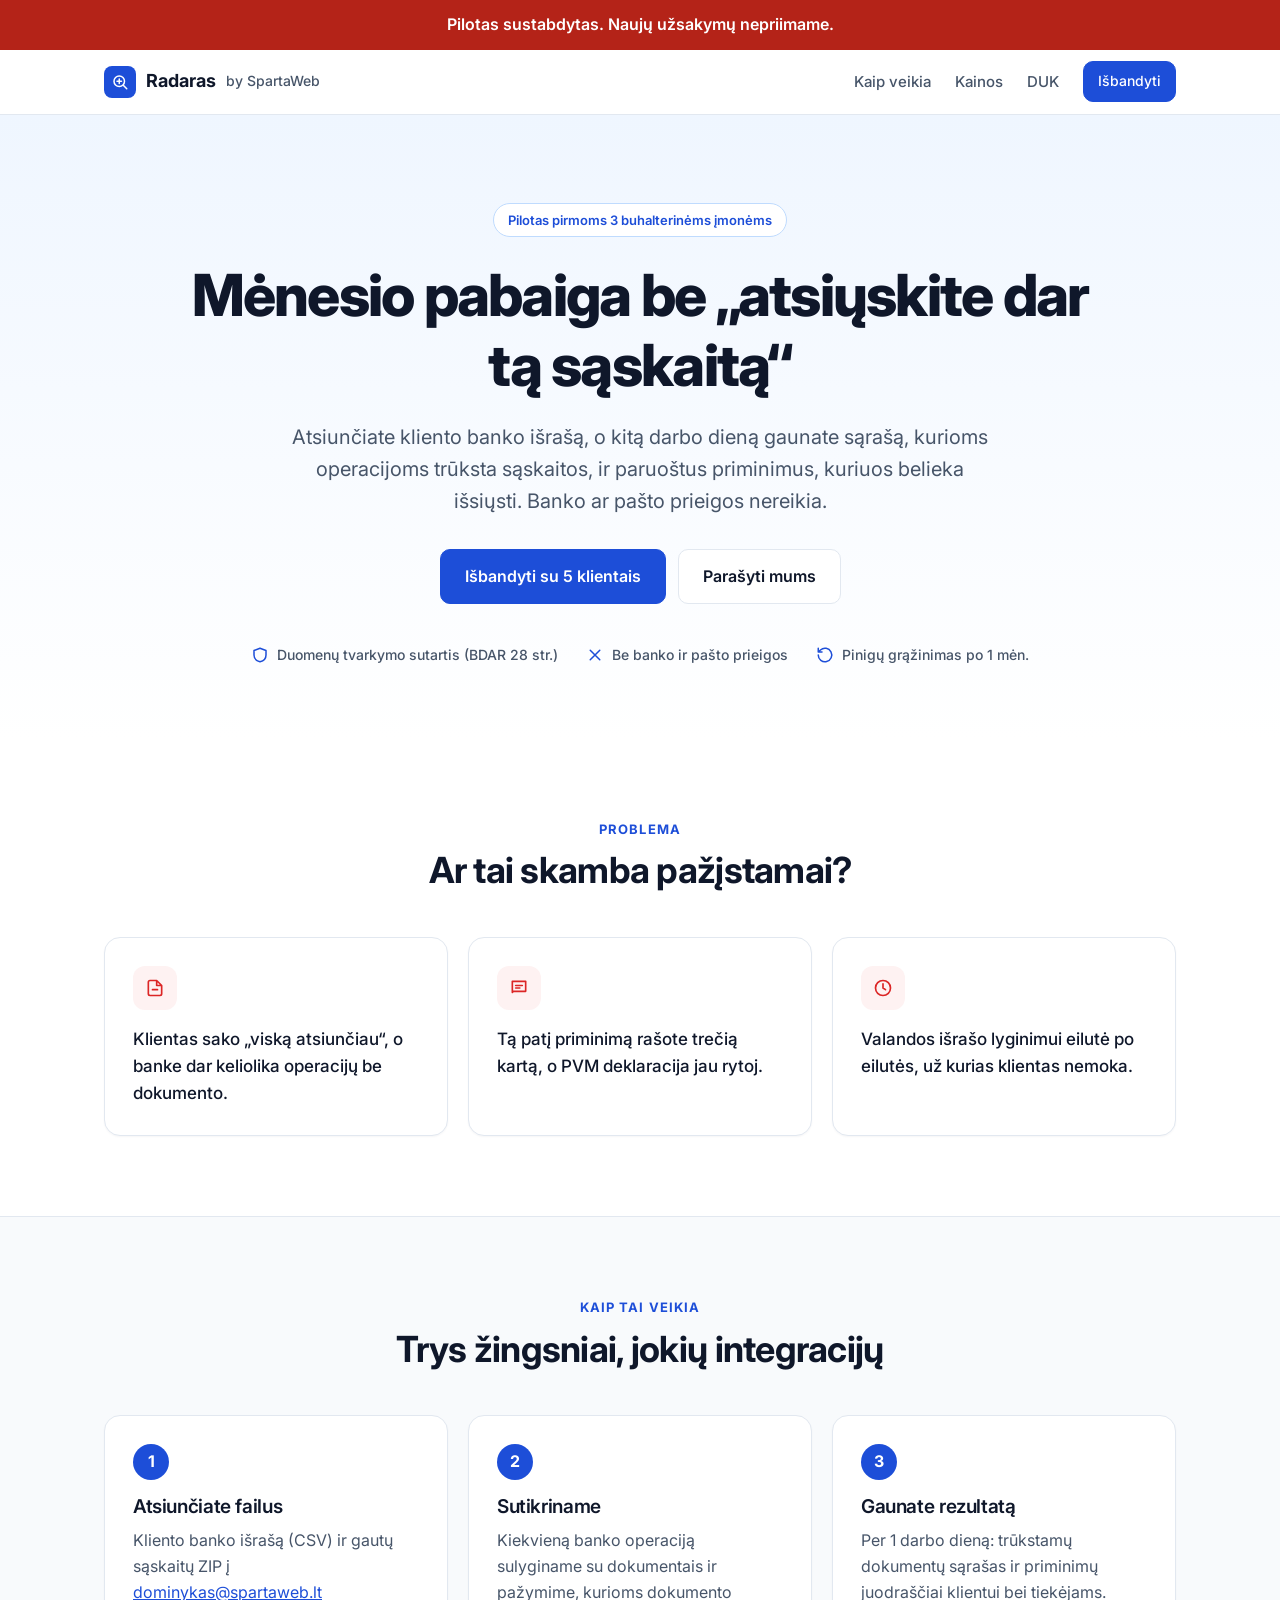
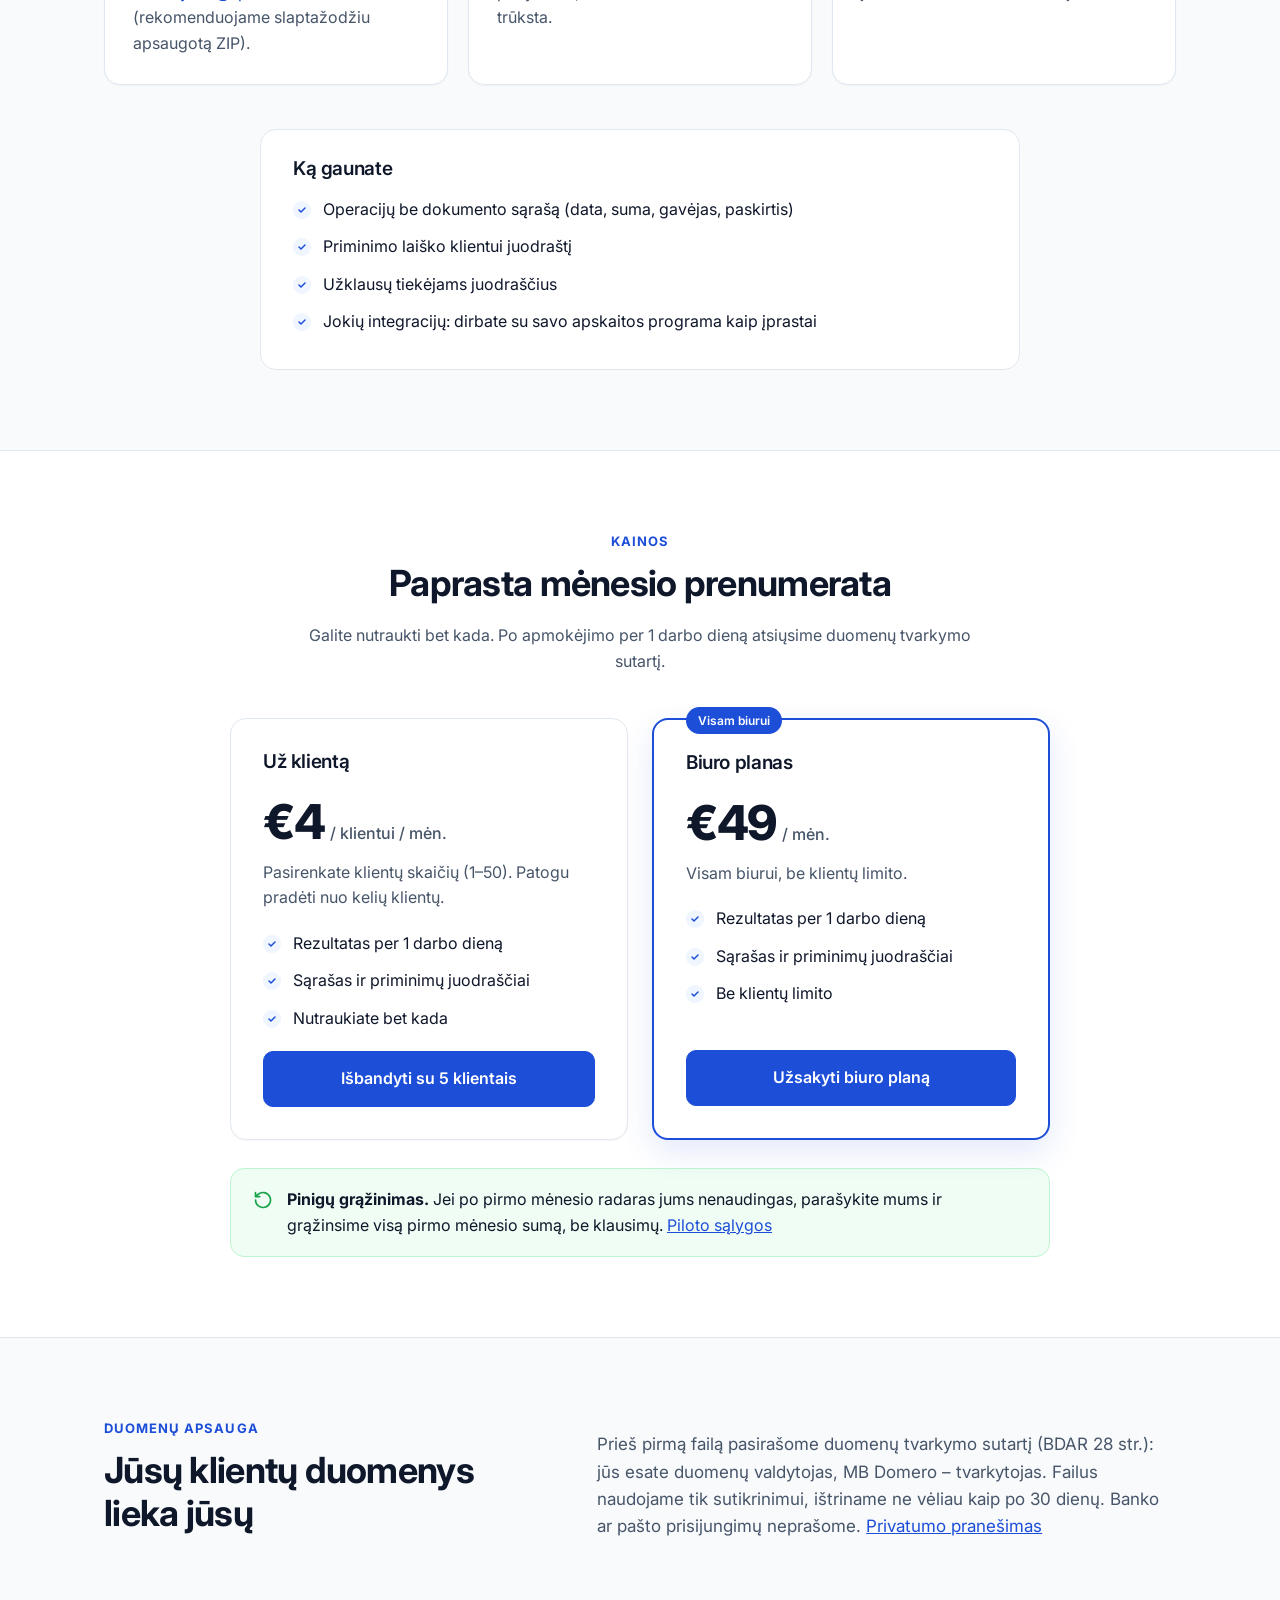
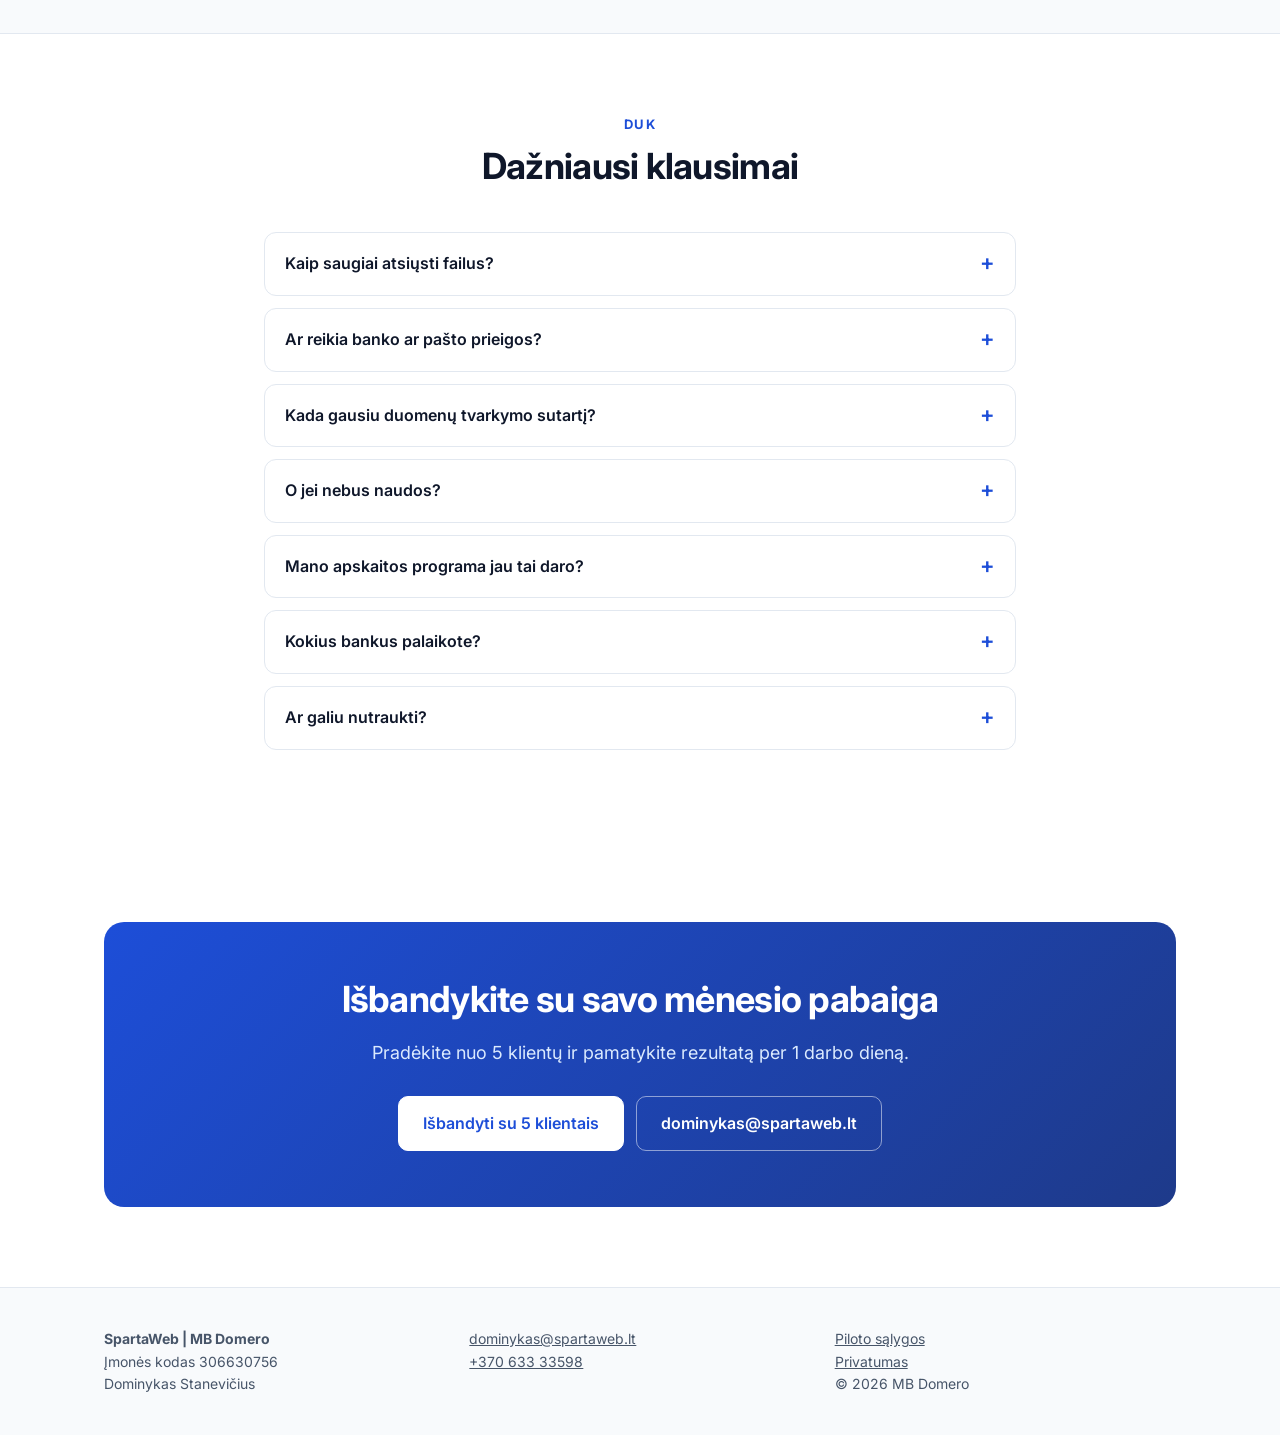
<file: index.html>
<!doctype html><html lang="lt"><head><meta charset="utf-8"><meta name="viewport" content="width=device-width,initial-scale=1">
<title>Trūkstamų dokumentų radaras buhalterinėms įmonėms | SpartaWeb</title>
<meta name="description" content="Atsiunčiate kliento banko išrašą, o kitą darbo dieną gaunate sąrašą operacijų be sąskaitos ir paruoštus priminimus.">
<link rel="preconnect" href="https://fonts.googleapis.com"><link rel="preconnect" href="https://fonts.gstatic.com" crossorigin>
<link href="https://fonts.googleapis.com/css2?family=Inter:wght@400;500;600;700;800&display=swap" rel="stylesheet">
<link rel="stylesheet" href="style.css?v=2"></head><body><div style="background:#b42318;color:#fff;text-align:center;padding:12px 16px;font-weight:600">Pilotas sustabdytas. Naujų užsakymų nepriimame.</div>
<nav class="nav"><div class="w nav-in"><a class="logo" href="index.html"><span class="mark"><svg viewBox="0 0 24 24" width="18" height="18" fill="none" stroke="currentColor" stroke-width="2.2" stroke-linecap="round"><circle cx="11" cy="11" r="7"/><path d="M21 21l-4.3-4.3M8 11h6M11 8v6"/></svg></span>Radaras <span class="by">by SpartaWeb</span></a>
<div class="nav-links"><a href="#kaip">Kaip veikia</a><a href="#kainos">Kainos</a><a href="#duk">DUK</a><a class="btn sm" href="#kainos">Išbandyti</a></div></div></nav>

<header class="hero"><div class="w">
<span class="pill">Pilotas pirmoms 3 buhalterinėms įmonėms</span>
<h1>Mėnesio pabaiga be „atsiųskite dar tą sąskaitą“</h1>
<p class="lead">Atsiunčiate kliento banko išrašą, o kitą darbo dieną gaunate sąrašą, kurioms operacijoms trūksta sąskaitos, ir paruoštus priminimus, kuriuos belieka išsiųsti. Banko ar pašto prieigos nereikia.</p>
<div class="cta"><a class="btn lg" href="#kainos">Išbandyti su 5 klientais</a><a class="btn ghost lg" href="mailto:dominykas@spartaweb.lt">Parašyti mums</a></div>
<ul class="trust">
<li><svg viewBox="0 0 24 24"><path d="M12 3l8 3v6c0 5-3.5 8-8 9-4.5-1-8-4-8-9V6z"/></svg>Duomenų tvarkymo sutartis (BDAR 28 str.)</li>
<li><svg viewBox="0 0 24 24"><path d="M3 12h18M12 3v18" transform="rotate(45 12 12)"/></svg>Be banko ir pašto prieigos</li>
<li><svg viewBox="0 0 24 24"><path d="M3 12a9 9 0 1 0 3-6.7L3 8M3 3v5h5"/></svg>Pinigų grąžinimas po 1 mėn.</li>
</ul></div></header>

<main>
<section class="w sec"><div class="sec-h"><span class="eyebrow">Problema</span><h2>Ar tai skamba pažįstamai?</h2></div>
<div class="grid3">
<div class="card prob"><span class="ic"><svg viewBox="0 0 24 24"><path d="M14 3H6a2 2 0 0 0-2 2v14a2 2 0 0 0 2 2h12a2 2 0 0 0 2-2V9zM14 3v6h6M9 14l6 0"/></svg></span><p>Klientas sako „viską atsiunčiau“, o banke dar keliolika operacijų be dokumento.</p></div>
<div class="card prob"><span class="ic"><svg viewBox="0 0 24 24"><path d="M4 4h16v12H5.2L4 17.2zM8 9h8M8 12h5"/></svg></span><p>Tą patį priminimą rašote trečią kartą, o PVM deklaracija jau rytoj.</p></div>
<div class="card prob"><span class="ic"><svg viewBox="0 0 24 24"><circle cx="12" cy="12" r="9"/><path d="M12 7v5l3 2"/></svg></span><p>Valandos išrašo lyginimui eilutė po eilutės, už kurias klientas nemoka.</p></div>
</div></section>

<section id="kaip" class="band"><div class="w sec"><div class="sec-h"><span class="eyebrow">Kaip tai veikia</span><h2>Trys žingsniai, jokių integracijų</h2></div>
<div class="grid3 steps">
<div class="card"><span class="num">1</span><h3>Atsiunčiate failus</h3><p>Kliento banko išrašą (CSV) ir gautų sąskaitų ZIP į <a href="mailto:dominykas@spartaweb.lt">dominykas@spartaweb.lt</a> (rekomenduojame slaptažodžiu apsaugotą ZIP).</p></div>
<div class="card"><span class="num">2</span><h3>Sutikriname</h3><p>Kiekvieną banko operaciją sulyginame su dokumentais ir pažymime, kurioms dokumento trūksta.</p></div>
<div class="card"><span class="num">3</span><h3>Gaunate rezultatą</h3><p>Per 1 darbo dieną: trūkstamų dokumentų sąrašas ir priminimų juodraščiai klientui bei tiekėjams.</p></div>
</div>
<div class="gets"><h3>Ką gaunate</h3><ul class="checks">
<li>Operacijų be dokumento sąrašą (data, suma, gavėjas, paskirtis)</li>
<li>Priminimo laiško klientui juodraštį</li>
<li>Užklausų tiekėjams juodraščius</li>
<li>Jokių integracijų: dirbate su savo apskaitos programa kaip įprastai</li></ul></div>
</div></section>

<section id="kainos" class="w sec"><div class="sec-h"><span class="eyebrow">Kainos</span><h2>Paprasta mėnesio prenumerata</h2><p class="muted">Galite nutraukti bet kada. Po apmokėjimo per 1 darbo dieną atsiųsime duomenų tvarkymo sutartį.</p></div>
<div class="prices">
<div class="card price-card"><h3>Už klientą</h3><div class="price">€4<span>/ klientui / mėn.</span></div><p class="muted">Pasirenkate klientų skaičių (1–50). Patogu pradėti nuo kelių klientų.</p>
<ul class="checks"><li>Rezultatas per 1 darbo dieną</li><li>Sąrašas ir priminimų juodraščiai</li><li>Nutraukiate bet kada</li></ul>
<a class="btn lg block" href="#">Išbandyti su 5 klientais</a></div>
<div class="card price-card hl"><span class="tag">Visam biurui</span><h3>Biuro planas</h3><div class="price">€49<span>/ mėn.</span></div><p class="muted">Visam biurui, be klientų limito.</p>
<ul class="checks"><li>Rezultatas per 1 darbo dieną</li><li>Sąrašas ir priminimų juodraščiai</li><li>Be klientų limito</li></ul>
<a class="btn lg block" href="#">Užsakyti biuro planą</a></div>
</div>
<div class="refund"><svg viewBox="0 0 24 24"><path d="M3 12a9 9 0 1 0 3-6.7L3 8M3 3v5h5"/></svg><p><b>Pinigų grąžinimas.</b> Jei po pirmo mėnesio radaras jums nenaudingas, parašykite mums ir grąžinsime visą pirmo mėnesio sumą, be klausimų. <a href="salygos.html">Piloto sąlygos</a></p></div>
</section>

<section class="band"><div class="w sec two">
<div><span class="eyebrow">Duomenų apsauga</span><h2>Jūsų klientų duomenys lieka jūsų</h2></div>
<p>Prieš pirmą failą pasirašome duomenų tvarkymo sutartį (BDAR 28 str.): jūs esate duomenų valdytojas, MB Domero – tvarkytojas. Failus naudojame tik sutikrinimui, ištriname ne vėliau kaip po 30 dienų. Banko ar pašto prisijungimų neprašome. <a href="privatumas.html">Privatumo pranešimas</a></p>
</div></section>

<section id="duk" class="w sec narrow"><div class="sec-h"><span class="eyebrow">DUK</span><h2>Dažniausi klausimai</h2></div>
<details><summary>Kaip saugiai atsiųsti failus?</summary><p>Banko išrašą (CSV) ir sąskaitų ZIP atsiunčiate į dominykas@spartaweb.lt. Rekomenduojame ZIP apsaugoti slaptažodžiu. Failus naudojame tik sutikrinimui ir ištriname ne vėliau kaip po 30 dienų.</p></details>
<details><summary>Ar reikia banko ar pašto prieigos?</summary><p>Ne. Užtenka išrašo CSV, kurį eksportuojate iš banko ar apskaitos programos. Banko ar pašto prisijungimų neprašome.</p></details>
<details><summary>Kada gausiu duomenų tvarkymo sutartį?</summary><p>Per 1 darbo dieną po apmokėjimo. Ją pasirašome prieš pirmą failą.</p></details>
<details><summary>O jei nebus naudos?</summary><p>Per 14 dienų nuo pirmo mėnesio pabaigos parašykite dominykas@spartaweb.lt – grąžinsime visą pirmo mėnesio sumą per 5 darbo dienas, priežasties nereikalaujame.</p></details>
<details><summary>Mano apskaitos programa jau tai daro?</summary><p>Daugelis programų importuoja banko išrašus ir sudengia skolas, bet nerodo, kuriai išmokai trūksta dokumento, ir neparuošia priminimų. Pilote tai patikrinsite patys – jei nebus naudos, grąžinsime pinigus.</p></details>
<details><summary>Kokius bankus palaikote?</summary><p>Swedbank, SEB, Luminor, Šiaulių banką, Revolut ir kitus, jei išrašas yra CSV formatu.</p></details>
<details><summary>Ar galiu nutraukti?</summary><p>Taip, bet kada. Prenumerata baigsis apmokėto mėnesio pabaigoje.</p></details>
</section>

<section class="w sec"><div class="final"><h2>Išbandykite su savo mėnesio pabaiga</h2><p>Pradėkite nuo 5 klientų ir pamatykite rezultatą per 1 darbo dieną.</p><div class="cta"><a class="btn lg light" href="#">Išbandyti su 5 klientais</a><a class="btn lg outline" href="mailto:dominykas@spartaweb.lt">dominykas@spartaweb.lt</a></div></div></section>
</main>
<footer class="foot"><div class="w foot-in">
<div><b>SpartaWeb | MB Domero</b><br>Įmonės kodas 306630756<br>Dominykas Stanevičius</div>
<div><a href="mailto:dominykas@spartaweb.lt">dominykas@spartaweb.lt</a><br><a href="tel:+37063333598">+370 633 33598</a></div>
<div><a href="salygos.html">Piloto sąlygos</a><br><a href="privatumas.html">Privatumas</a><br>© 2026 MB Domero</div>
</div></footer></body></html>
</file>
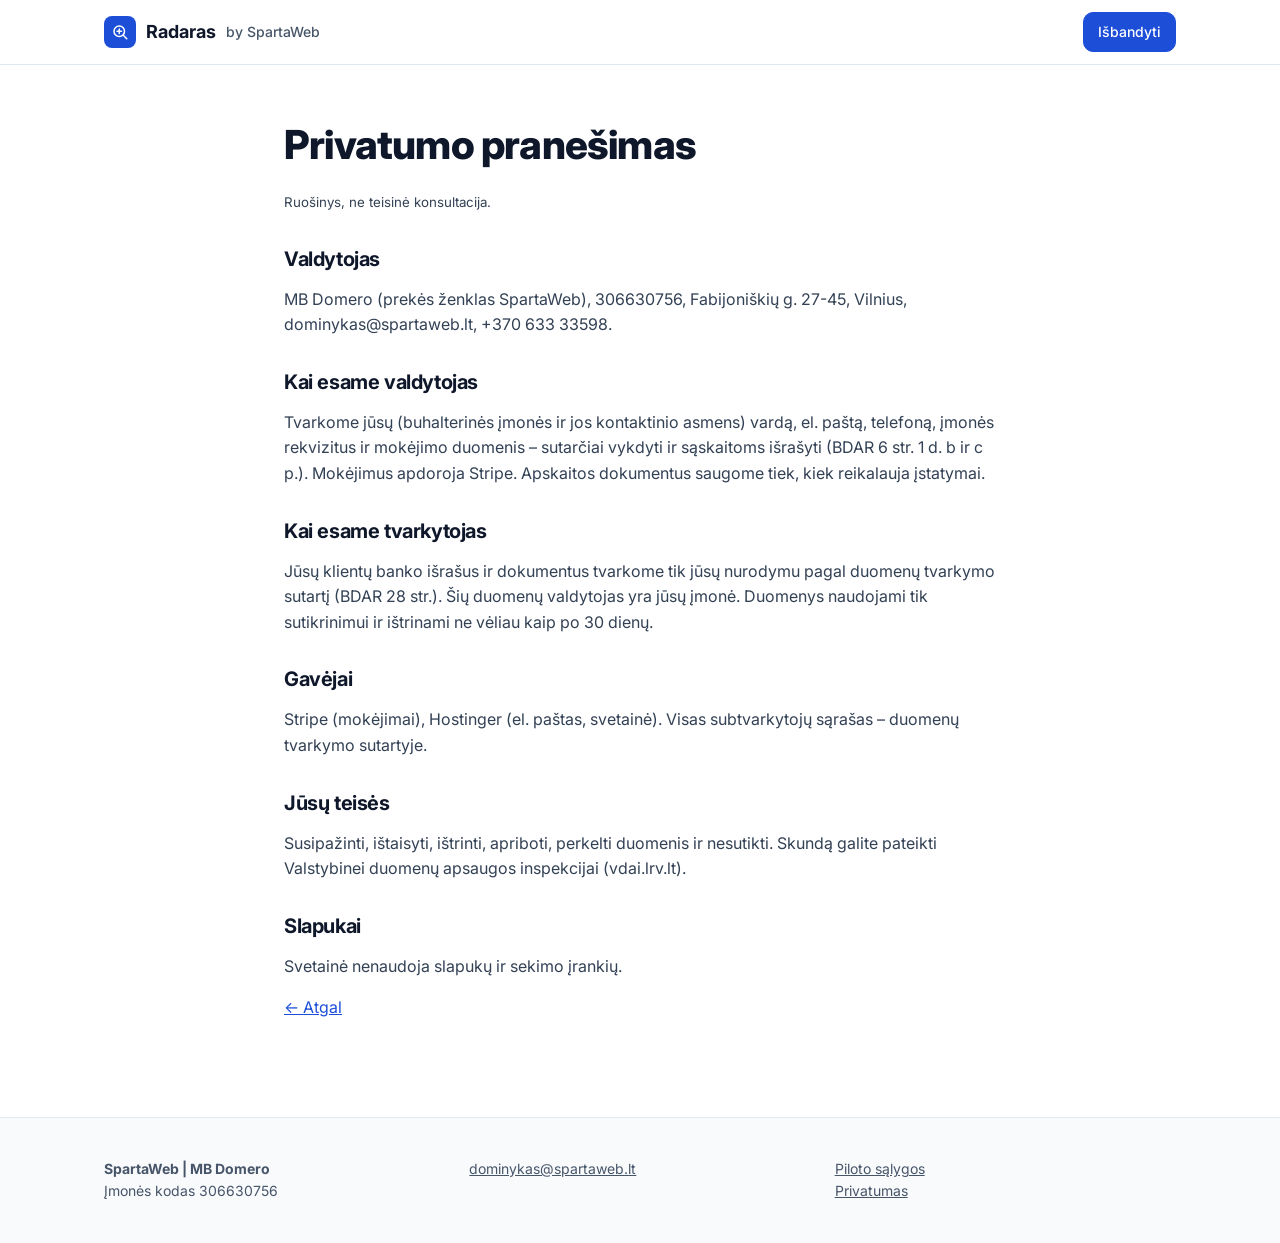
<file: privatumas.html>
<!doctype html><html lang="lt"><head><meta charset="utf-8"><meta name="viewport" content="width=device-width,initial-scale=1"><title>Privatumo pranešimas | SpartaWeb</title><link rel="preconnect" href="https://fonts.googleapis.com"><link href="https://fonts.googleapis.com/css2?family=Inter:wght@400;500;600;700;800&display=swap" rel="stylesheet"><link rel="stylesheet" href="style.css?v=2"></head><body>
<nav class="nav"><div class="w nav-in"><a class="logo" href="index.html"><span class="mark"><svg viewBox="0 0 24 24" fill="none" stroke="currentColor" stroke-width="2.2" stroke-linecap="round"><circle cx="11" cy="11" r="7"/><path d="M21 21l-4.3-4.3M8 11h6M11 8v6"/></svg></span>Radaras <span class="by">by SpartaWeb</span></a><div class="nav-links"><a class="btn sm" href="index.html#kainos">Išbandyti</a></div></div></nav>
<main class="w doc">
<h1>Privatumo pranešimas</h1><p><small>Ruošinys, ne teisinė konsultacija.</small></p>
<h2>Valdytojas</h2><p>MB Domero (prekės ženklas SpartaWeb), 306630756, Fabijoniškių g. 27-45, Vilnius, dominykas@spartaweb.lt, +370 633 33598.</p>
<h2>Kai esame valdytojas</h2><p>Tvarkome jūsų (buhalterinės įmonės ir jos kontaktinio asmens) vardą, el. paštą, telefoną, įmonės rekvizitus ir mokėjimo duomenis – sutarčiai vykdyti ir sąskaitoms išrašyti (BDAR 6 str. 1 d. b ir c p.). Mokėjimus apdoroja Stripe. Apskaitos dokumentus saugome tiek, kiek reikalauja įstatymai.</p>
<h2>Kai esame tvarkytojas</h2><p>Jūsų klientų banko išrašus ir dokumentus tvarkome tik jūsų nurodymu pagal duomenų tvarkymo sutartį (BDAR 28 str.). Šių duomenų valdytojas yra jūsų įmonė. Duomenys naudojami tik sutikrinimui ir ištrinami ne vėliau kaip po 30 dienų.</p>
<h2>Gavėjai</h2><p>Stripe (mokėjimai), Hostinger (el. paštas, svetainė). Visas subtvarkytojų sąrašas – duomenų tvarkymo sutartyje.</p>
<h2>Jūsų teisės</h2><p>Susipažinti, ištaisyti, ištrinti, apriboti, perkelti duomenis ir nesutikti. Skundą galite pateikti Valstybinei duomenų apsaugos inspekcijai (vdai.lrv.lt).</p>
<h2>Slapukai</h2><p>Svetainė nenaudoja slapukų ir sekimo įrankių.</p>
<p><a href="index.html">← Atgal</a></p></main><footer class="foot"><div class="w foot-in"><div><b>SpartaWeb | MB Domero</b><br>Įmonės kodas 306630756</div><div><a href="mailto:dominykas@spartaweb.lt">dominykas@spartaweb.lt</a></div><div><a href="salygos.html">Piloto sąlygos</a><br><a href="privatumas.html">Privatumas</a></div></div></footer></body></html>
</file>
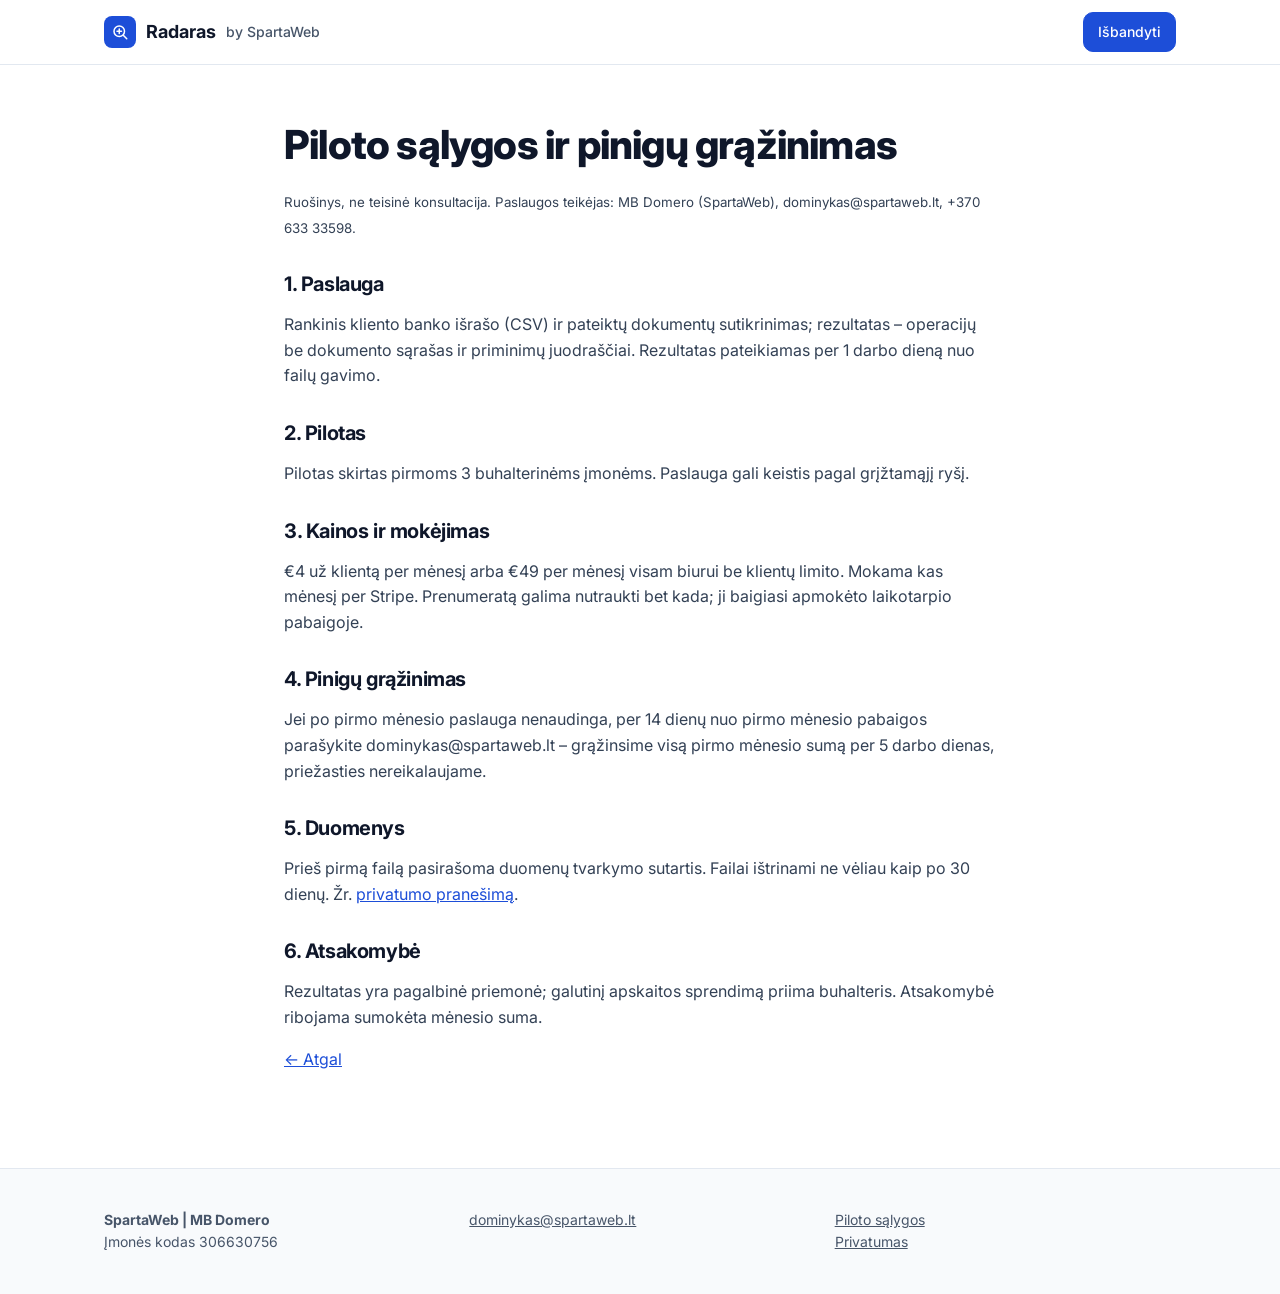
<file: salygos.html>
<!doctype html><html lang="lt"><head><meta charset="utf-8"><meta name="viewport" content="width=device-width,initial-scale=1"><title>Piloto sąlygos | SpartaWeb</title><link rel="preconnect" href="https://fonts.googleapis.com"><link href="https://fonts.googleapis.com/css2?family=Inter:wght@400;500;600;700;800&display=swap" rel="stylesheet"><link rel="stylesheet" href="style.css?v=2"></head><body>
<nav class="nav"><div class="w nav-in"><a class="logo" href="index.html"><span class="mark"><svg viewBox="0 0 24 24" fill="none" stroke="currentColor" stroke-width="2.2" stroke-linecap="round"><circle cx="11" cy="11" r="7"/><path d="M21 21l-4.3-4.3M8 11h6M11 8v6"/></svg></span>Radaras <span class="by">by SpartaWeb</span></a><div class="nav-links"><a class="btn sm" href="index.html#kainos">Išbandyti</a></div></div></nav>
<main class="w doc">
<h1>Piloto sąlygos ir pinigų grąžinimas</h1><p><small>Ruošinys, ne teisinė konsultacija. Paslaugos teikėjas: MB Domero (SpartaWeb), dominykas@spartaweb.lt, +370 633 33598.</small></p>
<h2>1. Paslauga</h2><p>Rankinis kliento banko išrašo (CSV) ir pateiktų dokumentų sutikrinimas; rezultatas – operacijų be dokumento sąrašas ir priminimų juodraščiai. Rezultatas pateikiamas per 1 darbo dieną nuo failų gavimo.</p>
<h2>2. Pilotas</h2><p>Pilotas skirtas pirmoms 3 buhalterinėms įmonėms. Paslauga gali keistis pagal grįžtamąjį ryšį.</p>
<h2>3. Kainos ir mokėjimas</h2><p>€4 už klientą per mėnesį arba €49 per mėnesį visam biurui be klientų limito. Mokama kas mėnesį per Stripe. Prenumeratą galima nutraukti bet kada; ji baigiasi apmokėto laikotarpio pabaigoje.</p>
<h2>4. Pinigų grąžinimas</h2><p>Jei po pirmo mėnesio paslauga nenaudinga, per 14 dienų nuo pirmo mėnesio pabaigos parašykite dominykas@spartaweb.lt – grąžinsime visą pirmo mėnesio sumą per 5 darbo dienas, priežasties nereikalaujame.</p>
<h2>5. Duomenys</h2><p>Prieš pirmą failą pasirašoma duomenų tvarkymo sutartis. Failai ištrinami ne vėliau kaip po 30 dienų. Žr. <a href="privatumas.html">privatumo pranešimą</a>.</p>
<h2>6. Atsakomybė</h2><p>Rezultatas yra pagalbinė priemonė; galutinį apskaitos sprendimą priima buhalteris. Atsakomybė ribojama sumokėta mėnesio suma.</p>
<p><a href="index.html">← Atgal</a></p></main><footer class="foot"><div class="w foot-in"><div><b>SpartaWeb | MB Domero</b><br>Įmonės kodas 306630756</div><div><a href="mailto:dominykas@spartaweb.lt">dominykas@spartaweb.lt</a></div><div><a href="salygos.html">Piloto sąlygos</a><br><a href="privatumas.html">Privatumas</a></div></div></footer></body></html>
</file>
<file: style.css>
:root{--ink:#0f172a;--mut:#475569;--line:#e2e8f0;--bg2:#f8fafc;--pri:#1d4ed8;--pri2:#1e40af;--soft:#eff6ff}
*{box-sizing:border-box}html{scroll-behavior:smooth}
body{margin:0;font-family:Inter,system-ui,-apple-system,"Segoe UI",sans-serif;color:var(--ink);line-height:1.6;font-size:16px;-webkit-font-smoothing:antialiased}
a{color:var(--pri)}.w{max-width:1120px;margin:0 auto;padding:0 24px}
h1,h2,h3{line-height:1.2;letter-spacing:-.02em;margin:0 0 .5em}h2{font-size:clamp(26px,3.2vw,36px);font-weight:700}h3{font-size:19px;font-weight:600}
.muted{color:var(--mut)}
svg{width:20px;height:20px;fill:none;stroke:currentColor;stroke-width:2;stroke-linecap:round;stroke-linejoin:round;flex:none}
.nav{position:sticky;top:0;z-index:9;background:rgba(255,255,255,.92);backdrop-filter:blur(8px);border-bottom:1px solid var(--line)}
.nav-in{display:flex;align-items:center;justify-content:space-between;height:64px}
.logo{display:flex;align-items:center;gap:10px;font-weight:700;color:var(--ink);text-decoration:none;font-size:18px}
.logo .by{font-weight:500;color:var(--mut);font-size:14px}
.mark{display:grid;place-items:center;width:32px;height:32px;border-radius:8px;background:var(--pri);color:#fff}.mark svg{width:18px;height:18px}
.nav-links{display:flex;align-items:center;gap:24px}.nav-links a{color:var(--mut);text-decoration:none;font-weight:500;font-size:15px}.nav-links a.btn{color:#fff}
.btn{display:inline-flex;align-items:center;justify-content:center;background:var(--pri);color:#fff;padding:11px 20px;border-radius:10px;text-decoration:none;font-weight:600;border:1.5px solid var(--pri);transition:.15s}
.btn:hover{background:var(--pri2);border-color:var(--pri2)}.btn.sm{padding:8px 14px;font-size:14px}.btn.lg{padding:14px 24px;font-size:16px}.btn.block{display:flex;width:100%}
.btn.ghost{background:#fff;color:var(--ink);border-color:var(--line)}.btn.ghost:hover{border-color:#94a3b8}
.btn.light{background:#fff;color:var(--pri);border-color:#fff}.btn.outline{background:transparent;color:#fff;border-color:rgba(255,255,255,.5)}
.hero{background:linear-gradient(180deg,var(--soft),#fff);padding:88px 0 72px;text-align:center}
.pill{display:inline-block;background:#fff;border:1px solid #bfdbfe;color:var(--pri);font-weight:600;font-size:13px;padding:6px 14px;border-radius:99px;margin-bottom:24px}
.hero h1{font-size:clamp(34px,5.2vw,58px);font-weight:800;max-width:900px;margin:0 auto 20px;letter-spacing:-.03em}
.lead{font-size:clamp(17px,2vw,20px);color:var(--mut);max-width:720px;margin:0 auto 32px}
.cta{display:flex;gap:12px;justify-content:center;flex-wrap:wrap}
.trust{list-style:none;padding:0;margin:40px 0 0;display:flex;gap:28px;justify-content:center;flex-wrap:wrap;color:var(--mut);font-size:14px;font-weight:500}
.trust li{display:flex;align-items:center;gap:8px}.trust svg{color:var(--pri);width:18px;height:18px}
.sec{padding:80px 24px}.sec-h{text-align:center;max-width:680px;margin:0 auto 44px}
.eyebrow{display:block;color:var(--pri);font-weight:700;font-size:13px;text-transform:uppercase;letter-spacing:.08em;margin-bottom:10px}
.band{background:var(--bg2);border-top:1px solid var(--line);border-bottom:1px solid var(--line)}
.grid3{display:grid;grid-template-columns:repeat(3,1fr);gap:20px}
.card{background:#fff;border:1px solid var(--line);border-radius:16px;padding:28px;box-shadow:0 1px 2px rgba(15,23,42,.04)}
.card p{margin:0;color:var(--mut)}
.prob p{color:var(--ink);font-weight:500;font-size:17px}
.ic{display:grid;place-items:center;width:44px;height:44px;border-radius:12px;background:#fef2f2;color:#dc2626;margin-bottom:16px}
.num{display:grid;place-items:center;width:36px;height:36px;border-radius:50%;background:var(--pri);color:#fff;font-weight:700;margin-bottom:16px}
.gets{max-width:760px;margin:44px auto 0;background:#fff;border:1px solid var(--line);border-radius:16px;padding:28px 32px}
.checks{list-style:none;padding:0;margin:0}.checks li{position:relative;padding:6px 0 6px 30px}
.checks li:before{content:"";position:absolute;left:0;top:10px;width:18px;height:18px;border-radius:50%;background:var(--soft) url("data:image/svg+xml,%3Csvg xmlns='http://www.w3.org/2000/svg' viewBox='0 0 24 24' fill='none' stroke='%231d4ed8' stroke-width='3' stroke-linecap='round' stroke-linejoin='round'%3E%3Cpath d='M6 12l4 4 8-8'/%3E%3C/svg%3E") center/12px no-repeat}
.prices{display:grid;grid-template-columns:repeat(2,1fr);gap:24px;max-width:820px;margin:0 auto}
.price-card{position:relative;display:flex;flex-direction:column;gap:14px;padding:32px}.price-card .checks{flex:1}
.price-card.hl{border:2px solid var(--pri);box-shadow:0 12px 32px rgba(29,78,216,.12)}
.tag{position:absolute;top:-13px;left:32px;background:var(--pri);color:#fff;font-size:12px;font-weight:600;padding:4px 12px;border-radius:99px}
.price{font-size:48px;font-weight:800;letter-spacing:-.03em;line-height:1}.price span{font-size:16px;font-weight:500;color:var(--mut);margin-left:6px;letter-spacing:0}
.refund{display:flex;gap:14px;align-items:flex-start;max-width:820px;margin:28px auto 0;background:#f0fdf4;border:1px solid #bbf7d0;border-radius:14px;padding:18px 22px}.refund svg{color:#16a34a;margin-top:3px}.refund p{margin:0}
.two{display:grid;grid-template-columns:1fr 1.3fr;gap:48px;align-items:center}.two p{color:var(--mut);font-size:17px;margin:0}
.narrow{max-width:800px}
details{border:1px solid var(--line);border-radius:12px;padding:0 20px;margin-bottom:12px;background:#fff}
summary{cursor:pointer;font-weight:600;padding:18px 0;list-style:none;display:flex;justify-content:space-between;gap:16px}
summary::-webkit-details-marker{display:none}summary:after{content:"+";color:var(--pri);font-size:22px;line-height:1}details[open] summary:after{content:"–"}
details p{margin:0 0 18px;color:var(--mut)}
.final{background:linear-gradient(135deg,var(--pri),#1e3a8a);color:#fff;border-radius:20px;padding:56px 32px;text-align:center}.final p{color:#dbeafe;margin:0 0 28px;font-size:18px}
.foot{border-top:1px solid var(--line);background:var(--bg2);padding:40px 0;font-size:14px;color:var(--mut)}
.foot-in{display:grid;grid-template-columns:repeat(3,1fr);gap:24px}.foot a{color:var(--mut)}
/* vidiniai puslapiai */
.doc{max-width:760px;padding:56px 24px 80px}.doc h1{font-size:clamp(28px,4vw,40px);font-weight:800}.doc h2{font-size:20px;margin-top:32px}.doc p{color:#334155}
@media(max-width:860px){.grid3,.prices,.two,.foot-in{grid-template-columns:1fr}.nav-links a:not(.btn){display:none}.hero{padding:56px 0 48px}.sec{padding:56px 20px}.two{gap:16px}}
</file>
